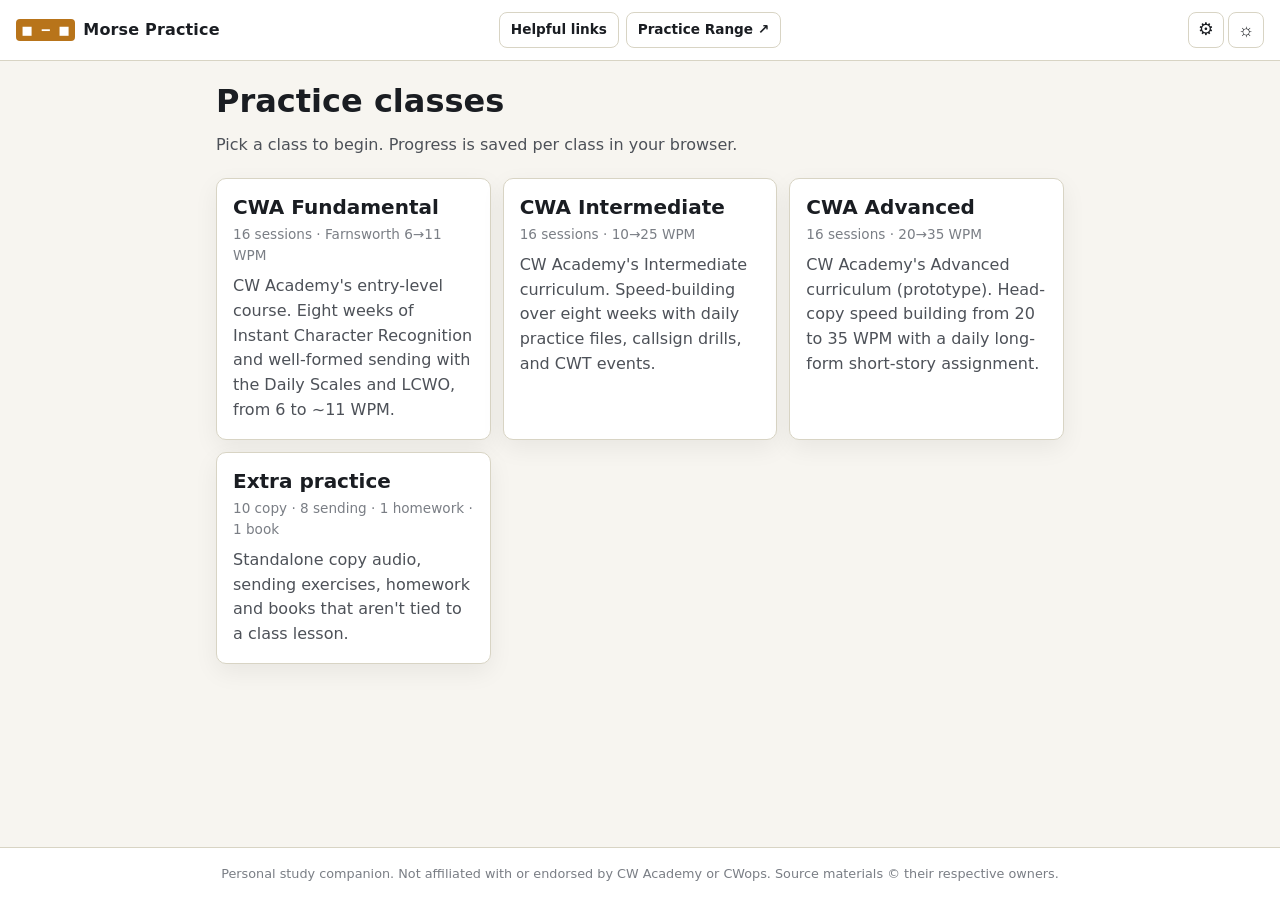
<file: index.html>
<!doctype html>
<html lang="en">
<head>
<meta charset="utf-8">
<meta name="viewport" content="width=device-width,initial-scale=1,viewport-fit=cover">
<meta name="theme-color" content="#0c0d10">
<title>Morse Practice Companion</title>
<link rel="stylesheet" href="styles.css?v=17">
<link rel="icon" href="data:image/svg+xml,%3Csvg xmlns='http://www.w3.org/2000/svg' viewBox='0 0 32 32'%3E%3Crect width='32' height='32' rx='6' fill='%23d99a3a'/%3E%3Ctext x='16' y='22' text-anchor='middle' font-family='monospace' font-size='18' fill='%230c0d10' font-weight='700'%3E%E2%96%A0%E2%80%92%3C/text%3E%3C/svg%3E">
</head>
<body>
<header class="topbar">
  <a href="#/" class="brand" data-link>
    <span class="dial" aria-hidden="true">&#9632;&#8202;&#8722;&#8202;&#9632;</span>
    <span>Morse Practice</span>
  </a>
  <div class="topbar-center topbar-links">
    <a class="topbtn" href="#/links" data-link title="Propagation and reference links">Helpful links</a>
    <a class="topbtn" href="https://morsecodepractice.com/practice-range/" target="_blank" rel="noopener" title="Open the LICW Practice Range">Practice Range ↗</a>
  </div>
  <nav class="topnav">
    <a href="#/settings" class="iconbtn" data-link aria-label="Settings" title="Settings">&#9881;</a>
    <button id="theme-toggle" type="button" class="iconbtn" aria-label="Toggle theme" title="Toggle light/dark">&#9788;</button>
  </nav>
</header>

<main id="app" aria-live="polite">
  <p class="loading">Loading…</p>
</main>

<footer class="footer">
  <p>Personal study companion. Not affiliated with or endorsed by CW Academy or CWops. Source materials &copy; their respective owners.</p>
</footer>

<script type="module" src="app.js?v=25"></script>
</body>
</html>
</file>
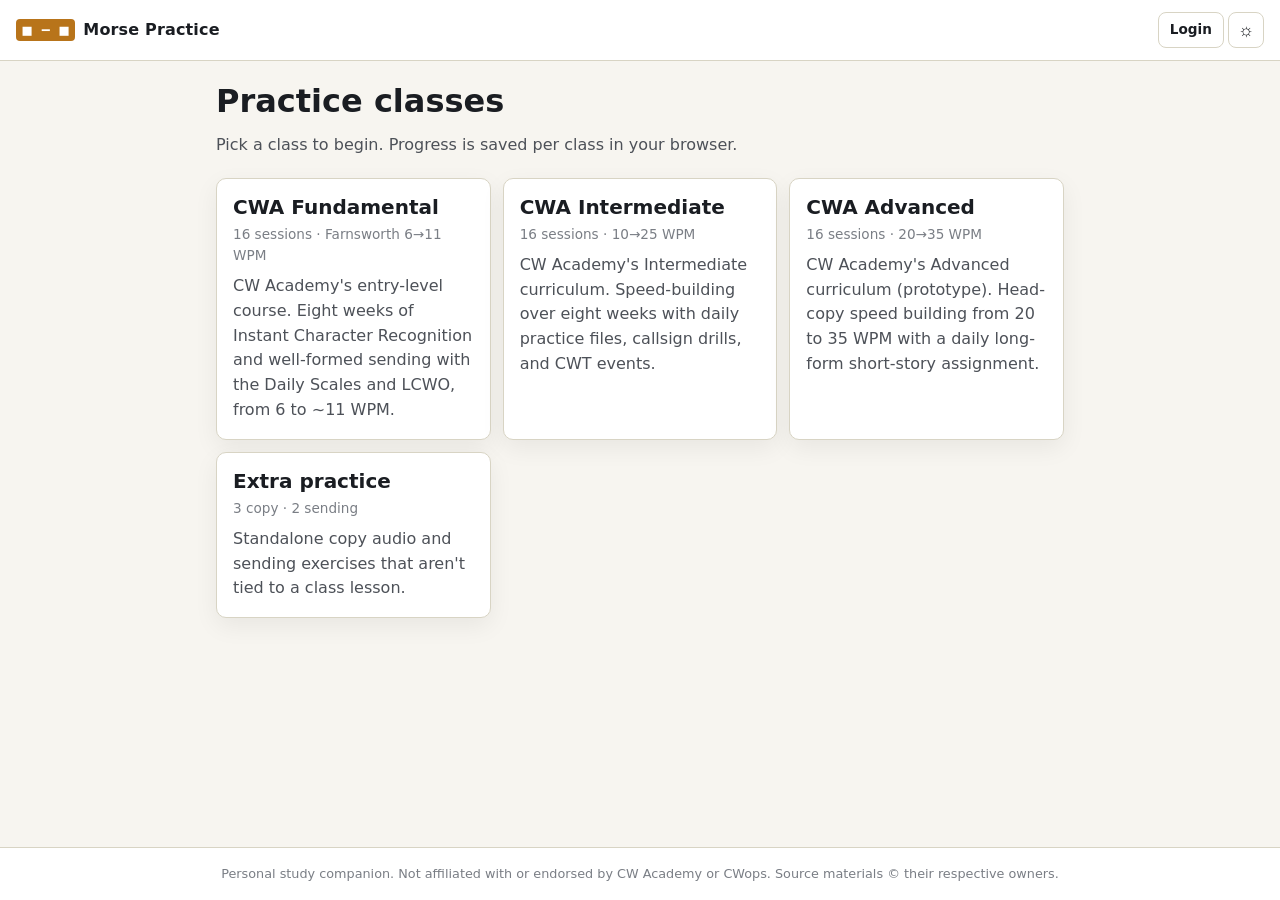
<file: public/index.html>
<!doctype html>
<html lang="en">
<head>
<meta charset="utf-8">
<meta name="viewport" content="width=device-width,initial-scale=1,viewport-fit=cover">
<meta name="theme-color" content="#0c0d10">
<title>Morse Practice Companion</title>
<link rel="stylesheet" href="styles.css?v=7">
<link rel="icon" href="data:image/svg+xml,%3Csvg xmlns='http://www.w3.org/2000/svg' viewBox='0 0 32 32'%3E%3Crect width='32' height='32' rx='6' fill='%23d99a3a'/%3E%3Ctext x='16' y='22' text-anchor='middle' font-family='monospace' font-size='18' fill='%230c0d10' font-weight='700'%3E%E2%96%A0%E2%80%92%3C/text%3E%3C/svg%3E">
</head>
<body>
<header class="topbar">
  <a href="#/" class="brand" data-link>
    <span class="dial" aria-hidden="true">&#9632;&#8202;&#8722;&#8202;&#9632;</span>
    <span>Morse Practice</span>
  </a>
  <nav class="topnav">
    <a class="topbtn" href="/login" title="Advisor / admin sign in">Login</a>
    <button id="theme-toggle" type="button" class="iconbtn" aria-label="Toggle theme" title="Toggle light/dark">&#9788;</button>
  </nav>
</header>

<main id="app" aria-live="polite">
  <p class="loading">Loading…</p>
</main>

<footer class="footer">
  <p>Personal study companion. Not affiliated with or endorsed by CW Academy or CWops. Source materials &copy; their respective owners.</p>
</footer>

<script type="module" src="app.js?v=7"></script>
</body>
</html>
</file>
<file: styles.css>
/* ---------------------------------------------------------- */
/* Theme tokens                                                 */
/* ---------------------------------------------------------- */
:root {
  --bg: #0c0d10;
  --bg-2: #14161b;
  --bg-3: #1c1f26;
  --fg: #e8e6e1;
  --fg-dim: #9aa0a8;
  --fg-mute: #6b7079;
  --accent: #d99a3a;
  --accent-fg: #1a1207;
  --accent-soft: #d99a3a22;
  --border: #2a2e36;
  --danger: #d97070;
  --good: #6fbf73;
  --radius: 10px;
  --shadow: 0 1px 0 #ffffff05 inset, 0 8px 24px #0007;
  --tap: 44px;
  --maxw: 880px;
  font-synthesis: none;
}
html[data-theme="light"] {
  --bg: #f7f5f0;
  --bg-2: #ffffff;
  --bg-3: #ecead8;
  --fg: #1a1d22;
  --fg-dim: #4d5158;
  --fg-mute: #7a7e85;
  --accent: #b8741a;
  --accent-fg: #fff;
  --accent-soft: #b8741a18;
  --border: #d8d4c4;
  --shadow: 0 1px 0 #ffffffaa inset, 0 8px 24px #00000010;
}

/* ---------------------------------------------------------- */
/* Reset / base                                                 */
/* ---------------------------------------------------------- */
* { box-sizing: border-box; }
html, body { margin: 0; padding: 0; }
body {
  background: var(--bg);
  color: var(--fg);
  font: 16px/1.55 system-ui, -apple-system, "Segoe UI", Roboto, "Helvetica Neue", Arial, sans-serif;
  min-height: 100vh;
  display: flex;
  flex-direction: column;
}
a { color: var(--accent); text-decoration: none; }
a:hover { text-decoration: underline; }
h1, h2, h3, h4 { line-height: 1.25; margin: 0 0 0.5em 0; }
h1 { font-size: clamp(1.5rem, 4vw, 2rem); }
h2 { font-size: 1.25rem; color: var(--fg); }
h3 { font-size: 1.05rem; color: var(--fg-dim); text-transform: uppercase; letter-spacing: 0.05em; font-weight: 600; }
p { margin: 0 0 1em; }
ul, ol { margin: 0 0 1em; padding-left: 1.25em; }
li { margin: 0.25em 0; }
hr { border: 0; border-top: 1px solid var(--border); margin: 1.5em 0; }
code, kbd { font: 0.9em/1 ui-monospace, "SF Mono", Menlo, Consolas, monospace; }

/* ---------------------------------------------------------- */
/* Top bar / footer                                             */
/* ---------------------------------------------------------- */
.topbar {
  display: grid;
  grid-template-columns: 1fr auto 1fr;
  align-items: center;
  padding: 0.75rem 1rem;
  border-bottom: 1px solid var(--border);
  background: var(--bg-2);
  position: sticky;
  top: 0;
  z-index: 10;
  backdrop-filter: blur(6px);
}
.brand {
  display: inline-flex;
  align-items: center;
  gap: 0.5rem;
  font-weight: 700;
  color: var(--fg);
  letter-spacing: 0.01em;
}
.brand:hover { text-decoration: none; color: var(--accent); }
.dial {
  display: inline-block;
  background: var(--accent);
  color: var(--accent-fg);
  border-radius: 4px;
  padding: 0 0.4rem;
  font: 600 0.95rem/1.5 ui-monospace, monospace;
}
.brand { justify-self: start; }
.topbar-center { justify-self: center; }
.topbar-links { display: flex; gap: 0.4rem; align-items: center; flex-wrap: wrap; justify-content: center; }

/* Speed an exercise was completed at. Deliberately NOT struck through with the
   exercise name — being inline-block already stops the parent's line-through
   propagating in, so it stays readable once the item is done. */
.done-speed {
  display: inline-block;
  margin-left: 0.45rem;
  padding: 0 0.4rem;
  border: 1px solid var(--border);
  border-radius: 999px;
  background: var(--bg-3);
  color: var(--fg-mute);
  font-size: 0.72rem;
  font-weight: 600;
  white-space: nowrap;
}

/* Preferred practice speed switch (Advanced lessons) */
.speed-picker h3 { margin-bottom: 0.25rem; }
.speed-note { color: var(--fg-mute); font-size: 0.85rem; margin: 0 0 0.6rem; }
.speed-row { display: flex; flex-wrap: wrap; gap: 0.5rem; }
.speed-btn {
  flex: 0 1 auto;
  min-height: var(--tap);
  padding: 0.4rem 1rem;
  background: var(--bg-2);
  color: var(--fg);
  border: 1px solid var(--border);
  border-radius: var(--radius);
  font: inherit;
  font-weight: 600;
  cursor: pointer;
}
.speed-btn:hover { border-color: var(--accent); color: var(--accent); }
.speed-btn.active {
  background: var(--accent);
  color: var(--accent-fg);
  border-color: var(--accent);
}
/* Shown when the session's own baseline is faster than the chosen speed. */
.speed-badge {
  display: inline-block;
  margin-left: 0.4rem;
  padding: 0 0.4rem;
  border: 1px solid var(--border);
  border-radius: 999px;
  background: var(--bg-3);
  color: var(--fg-mute);
  font-size: 0.72rem;
  font-weight: 600;
  white-space: nowrap;
}

/* Settings page */
.settings-stats { list-style: none; padding: 0; margin: 0; }
.settings-stats li {
  display: flex;
  justify-content: space-between;
  gap: 1rem;
  padding: 0.5rem 0.2rem;
  border-bottom: 1px solid var(--border);
  color: var(--fg-mute);
  font-size: 0.9rem;
}
.settings-stats li:last-child { border-bottom: 0; }
.settings-stats strong { color: var(--fg); font-variant-numeric: tabular-nums; }
.danger-zone {
  border: 1px solid var(--border);
  border-left: 3px solid #d9534f;
  border-radius: var(--radius);
  padding: 0.9rem 1rem;
  background: var(--bg-2);
}
.danger-zone h3 { margin-bottom: 0.3rem; }
.danger-ask { align-self: center; color: var(--fg-mute); font-size: 0.88rem; }
.btn.danger { background: #d9534f; color: #fff; border: 1px solid #d9534f; }
.btn.danger:hover { filter: brightness(1.08); }
.btn.danger:disabled { opacity: 0.5; cursor: default; filter: none; }

/* Helpful links page */
.extras-group-blurb {
  color: var(--fg-mute);
  font-size: 0.85rem;
  margin: 0 0 0.7rem;
}
.link-by { color: var(--accent); font-size: 0.82rem; margin-bottom: 0.3rem; }
.link-source {
  margin: 0.75rem 0 0;
  padding: 0.6rem 0.8rem;
  background: var(--bg-2);
  border: 1px solid var(--border);
  border-left: 3px solid var(--accent);
  border-radius: var(--radius);
  font-size: 0.85rem;
  color: var(--fg-mute);
  overflow-wrap: anywhere;
}
.link-frame {
  width: 100%;
  height: min(78vh, 900px);
  margin-top: 0.75rem;
  border: 1px solid var(--border);
  border-radius: var(--radius);
  background: #fff;
}
.topnav { display: flex; gap: 0.25rem; align-items: center; justify-self: end; }
.iconbtn {
  background: transparent;
  border: 1px solid var(--border);
  color: var(--fg);
  width: 36px;
  height: 36px;
  border-radius: 8px;
  cursor: pointer;
  font-size: 1.1rem;
  display: inline-flex;
  align-items: center;
  justify-content: center;
}
.iconbtn:hover { background: var(--bg-3); }
.topbtn {
  display: inline-flex;
  align-items: center;
  height: 36px;
  padding: 0 0.7rem;
  border: 1px solid var(--border);
  border-radius: 8px;
  color: var(--fg);
  font-size: 0.85rem;
  font-weight: 600;
  white-space: nowrap;
}
.topbtn:hover { background: var(--bg-3); border-color: var(--accent); color: var(--accent); text-decoration: none; }

main {
  flex: 1;
  padding: 1.25rem 1rem 3rem;
  max-width: var(--maxw);
  margin: 0 auto;
  width: 100%;
}

.footer {
  border-top: 1px solid var(--border);
  padding: 1rem;
  font-size: 0.8rem;
  color: var(--fg-mute);
  text-align: center;
  background: var(--bg-2);
}
.footer p { margin: 0; max-width: var(--maxw); margin-inline: auto; }

.loading { color: var(--fg-mute); padding: 2rem 0; text-align: center; }

/* ---------------------------------------------------------- */
/* Generic blocks                                               */
/* ---------------------------------------------------------- */
.crumbs { color: var(--fg-mute); font-size: 0.85rem; margin-bottom: 0.5rem; }
.crumbs a { color: var(--fg-dim); }
.crumbs .sep { margin: 0 0.4em; color: var(--fg-mute); }

.subtitle { color: var(--fg-dim); margin-top: -0.25rem; margin-bottom: 1.25rem; font-size: 1rem; }

.card {
  background: var(--bg-2);
  border: 1px solid var(--border);
  border-radius: var(--radius);
  padding: 1rem;
  display: block;
  color: inherit;
  box-shadow: var(--shadow);
  transition: border-color 0.15s, transform 0.15s;
}
a.card:hover {
  text-decoration: none;
  border-color: var(--accent);
  transform: translateY(-1px);
}
.card h2 { margin-bottom: 0.25rem; }
.card .meta { color: var(--fg-mute); font-size: 0.85rem; margin-bottom: 0.5rem; }
.card p { color: var(--fg-dim); margin: 0; }
.card .progress { margin-top: 0.6rem; }

.lesson-card-head {
  display: flex;
  gap: 0.75rem;
  align-items: flex-start;
  justify-content: space-between;
}
.lesson-card-head h2 { margin: 0 0 0.25rem; flex: 1; min-width: 0; }
.lesson-complete {
  display: inline-flex;
  align-items: center;
  gap: 0.35rem;
  padding: 0.25rem 0.5rem;
  border-radius: 6px;
  border: 1px solid transparent;
  font-size: 0.8rem;
  color: var(--fg-mute);
  cursor: pointer;
  flex-shrink: 0;
}
.lesson-complete:hover { background: var(--bg-3); border-color: var(--border); color: var(--fg); }
.lesson-complete input[type="checkbox"] {
  width: 1.05rem;
  height: 1.05rem;
  accent-color: var(--accent);
  cursor: pointer;
  margin: 0;
}
.lesson-card.complete {
  border-color: var(--good);
  background: color-mix(in srgb, var(--good) 8%, var(--bg-2));
}
.lesson-card.complete h2 { color: var(--fg-dim); }
.lesson-card.ready { border-color: var(--accent); }
.lesson-card.ready .lesson-complete { color: var(--accent); }

.grid {
  display: grid;
  grid-template-columns: repeat(auto-fill, minmax(260px, 1fr));
  gap: 0.75rem;
  margin-top: 1rem;
}

/* Extra practice page (#/extras) */
.extras-list {
  list-style: none;
  padding: 0;
  margin: 0;
  display: flex;
  flex-direction: column;
  gap: 0.75rem;
}
.extras-item {
  margin: 0;
  background: var(--bg-2);
  border: 1px solid var(--border);
  border-radius: var(--radius);
  padding: 0.75rem 0.9rem;
}
.extras-name { font-weight: 600; color: var(--fg); font-size: 1rem; }
.extras-blurb { color: var(--fg-mute); font-size: 0.85rem; margin: 0.15rem 0 0.5rem; }

/* Collapsed group (Copy / Sending / Homework): heading + count, click to open. */
.extras-group { margin: 1rem 0; }
.extras-group-head {
  display: flex;
  align-items: center;
  gap: 0.6rem;
  cursor: pointer;
  list-style: none;
  min-height: var(--tap);
  padding: 0.4rem 0.9rem;
  background: var(--bg-2);
  border: 1px solid var(--border);
  border-radius: var(--radius);
}
.extras-group-head::-webkit-details-marker { display: none; }
.extras-group-head::before { content: "▸"; color: var(--accent); width: 1rem; flex-shrink: 0; }
details[open] > .extras-group-head::before { content: "▾"; }
.extras-group-head h3 { margin: 0; flex: 1; }
.extras-group-head:hover { border-color: var(--accent); }
.extras-group[open] > .extras-group-head { border-bottom-left-radius: 0; border-bottom-right-radius: 0; }
.extras-group[open] > .extras-list,
.extras-group[open] > .extras-group-body {
  padding: 0.75rem;
  border: 1px solid var(--border);
  border-top: 0;
  border-radius: 0 0 var(--radius) var(--radius);
}

/* Each exercise collapsed to its title; the body (chips, player, text) is
   hidden until opened. */
.extras-fold { flex: 1; min-width: 0; }
.extras-fold > .extras-name {
  cursor: pointer;
  list-style: none;
  display: flex;
  align-items: center;
  gap: 0.5rem;
  min-height: calc(var(--tap) - 0.75rem * 2);
}
.extras-fold > .extras-name::-webkit-details-marker { display: none; }
.extras-fold > .extras-name::before { content: "▸"; color: var(--accent); width: 0.9rem; flex-shrink: 0; font-weight: 400; }
.extras-fold[open] > .extras-name::before { content: "▾"; }
.extras-fold > .extras-name:hover { color: var(--accent); }
.extras-body { padding: 0.35rem 0 0 1.4rem; }
.extras-instructions { margin: 0.4rem 0 0; padding-left: 1.4rem; line-height: 1.5; }
/* A named sub-drill inside one exercise card (e.g. Dits Practice). */
.extras-part { margin-top: 0.9rem; }
.extras-part:first-child { margin-top: 0.3rem; }
.extras-part-title {
  margin: 0;
  font-size: 0.78rem;
  font-weight: 700;
  letter-spacing: 0.07em;
  text-transform: uppercase;
  color: var(--accent);
}
.extras-instructions li + li { margin-top: 0.35rem; }

/* Homework: done-checkbox beside the folded title. */
.extras-hw-row { display: flex; align-items: flex-start; gap: 0.6rem; }
.extras-hw-cb {
  margin-top: 0.15rem;
  width: 1.1rem;
  height: 1.1rem;
  accent-color: var(--accent);
  flex-shrink: 0;
  cursor: pointer;
}
.extras-item.done > .extras-hw-row > .extras-fold > .extras-name { text-decoration: line-through; color: var(--fg-mute); }

/* Second row of class buttons (Homework), tucked under the first. */
.button-row-2 { margin-top: 0.5rem; }
.btn-tag { margin-left: 0.5rem; font-size: 0.75rem; }
.extras-item .tool-strip { margin-top: 0.5rem; }
.extras-item > .tool-chip { margin-top: 0.5rem; }
.extras-item .audio-player { margin-top: 0.6rem; }

/* Collapsed dropdowns on the extras page: transcript text + inline PDF. */
.extras-text-wrap, .extras-pdf { margin-top: 0.6rem; }
.extras-text-summary, .extras-pdf-summary {
  cursor: pointer;
  display: inline-block;
  font-size: 0.85rem;
  font-weight: 600;
  color: var(--accent);
  padding: 0.25rem 0.2rem;
  list-style: none;
}
.extras-text-summary::-webkit-details-marker,
.extras-pdf-summary::-webkit-details-marker { display: none; }
.extras-text-summary::before, .extras-pdf-summary::before { content: "▸ "; }
details[open] > .extras-text-summary::before,
details[open] > .extras-pdf-summary::before { content: "▾ "; }
.extras-text {
  margin: 0.4rem 0 0;
  padding: 0.6rem 0.75rem;
  background: var(--bg);
  border: 1px solid var(--border);
  border-radius: var(--radius);
  font-family: ui-monospace, SFMono-Regular, Menlo, monospace;
  font-size: 0.9rem;
  line-height: 1.5;
  white-space: pre-wrap;
  overflow-x: auto;
}
.extras-pdf-frame {
  width: 100%;
  height: min(70vh, 640px);
  margin-top: 0.5rem;
  border: 1px solid var(--border);
  border-radius: var(--radius);
  background: #fff;
}
.extras-pdf-open {
  display: inline-block;
  margin-top: 0.4rem;
  font-size: 0.82rem;
}

.section { margin: 1.5rem 0; }
.section h3 { margin-bottom: 0.5rem; }

.callout {
  background: var(--bg-3);
  border-left: 3px solid var(--accent);
  padding: 0.75rem 1rem;
  border-radius: 0 var(--radius) var(--radius) 0;
  color: var(--fg);
}

.btn {
  display: inline-flex;
  align-items: center;
  justify-content: center;
  background: var(--accent);
  color: var(--accent-fg);
  border: 0;
  padding: 0.6em 1em;
  border-radius: 8px;
  font: inherit;
  font-weight: 600;
  text-decoration: none;
  cursor: pointer;
  min-height: var(--tap);
}
.btn.ghost {
  background: transparent;
  border: 1px solid var(--border);
  color: var(--fg);
}
.btn.ghost:hover { border-color: var(--accent); color: var(--accent); }
.btn:hover { text-decoration: none; }

.button-row { display: flex; flex-wrap: wrap; gap: 0.5rem; }

.tag {
  display: inline-block;
  background: var(--accent-soft);
  color: var(--accent);
  border: 1px solid var(--accent);
  padding: 0.05rem 0.5rem;
  border-radius: 999px;
  font-size: 0.75rem;
  text-transform: uppercase;
  letter-spacing: 0.04em;
  font-weight: 600;
}
.tag.muted { background: var(--bg-3); color: var(--fg-mute); border-color: var(--border); }

/* Lesson card progress bar */
.bar {
  height: 4px;
  background: var(--bg-3);
  border-radius: 2px;
  overflow: hidden;
}
.bar > span {
  display: block;
  height: 100%;
  background: var(--accent);
  width: 0;
  transition: width 0.3s;
}
.progress-label {
  font-size: 0.75rem;
  color: var(--fg-mute);
  margin-top: 0.25rem;
}

/* ---------------------------------------------------------- */
/* Lesson page                                                  */
/* ---------------------------------------------------------- */
.lesson-head { display: flex; gap: 1rem; align-items: baseline; flex-wrap: wrap; margin-bottom: 0.5rem; }
.lesson-head h1 { margin: 0; }
.lesson-nav { display: flex; gap: 0.5rem; margin-top: 1.5rem; padding-top: 1rem; border-top: 1px solid var(--border); }
.lesson-nav .btn { flex: 1; }

.checklist { list-style: none; padding: 0; margin: 0; }
.checklist li { margin: 0; }
.checklist label {
  display: flex;
  gap: 0.6rem;
  align-items: flex-start;
  padding: 0.55rem 0.65rem;
  border-radius: 8px;
  cursor: pointer;
  min-height: var(--tap);
  border: 1px solid transparent;
}
.checklist label:hover { background: var(--bg-3); }
.checklist input[type="checkbox"] {
  margin-top: 0.25rem;
  width: 1.1rem;
  height: 1.1rem;
  accent-color: var(--accent);
  flex-shrink: 0;
}
.checklist input:checked + .text {
  text-decoration: line-through;
  color: var(--fg-mute);
}
.checklist .text { flex: 1; }
.checklist .day-item-header {
  padding: 0.5rem 0.65rem 0.2rem;
  font-weight: 600;
  color: var(--fg-dim);
  font-size: 0.95rem;
  text-transform: uppercase;
  letter-spacing: 0.04em;
}
.checklist .day-item-header + li label { margin-top: 0; }

.checklist li.with-attempts {
  display: flex;
  align-items: center;
  gap: 0.6rem;
  padding: 0.55rem 0.65rem;
  border-radius: 8px;
  min-height: var(--tap);
  border: 1px solid transparent;
}
.checklist li.with-attempts:hover { background: var(--bg-3); }
.checklist li.with-attempts > .text { flex: 1; min-width: 0; }
.checklist li.with-attempts.complete > .text {
  text-decoration: line-through;
  color: var(--fg-mute);
}
.copy-attempts {
  display: flex;
  align-items: center;
  gap: 0.3rem;
  flex-shrink: 0;
}
.copy-attempts input[type="checkbox"] {
  width: 1.15rem;
  height: 1.15rem;
  margin: 0;
  accent-color: var(--accent);
  cursor: pointer;
}

.exercise-group { margin-bottom: 1.25rem; }
.exercise-group .group-head {
  display: flex;
  align-items: center;
  justify-content: space-between;
  margin-bottom: 0.4rem;
}
.exercise-group h3 { margin: 0; }

.ex-list { list-style: none; padding: 0; margin: 0; display: flex; flex-direction: column; gap: 0.4rem; }
.ex-row {
  display: grid;
  grid-template-columns: 1fr auto auto;
  gap: 0.4rem;
  align-items: stretch;
  background: var(--bg-2);
  border: 1px solid var(--border);
  border-radius: var(--radius);
  padding: 0.4rem 0.5rem 0.4rem 0.85rem;
}
.ex-row .name {
  display: flex;
  align-items: center;
  font-weight: 500;
  color: var(--fg);
  min-height: var(--tap);
}
.ex-link {
  display: inline-flex;
  align-items: center;
  gap: 0.3rem;
  background: var(--bg-3);
  color: var(--fg);
  border: 1px solid var(--border);
  padding: 0 0.7rem;
  border-radius: 6px;
  font-size: 0.85rem;
  font-weight: 600;
  text-decoration: none;
  min-height: var(--tap);
  min-width: 64px;
  justify-content: center;
}
.ex-link:hover { background: var(--accent); color: var(--accent-fg); border-color: var(--accent); text-decoration: none; }
.ex-link[data-empty] {
  opacity: 0.35;
  cursor: not-allowed;
  pointer-events: none;
}
.ex-link .label { font-family: ui-monospace, monospace; }

/* Exercise filter chips */
.filterbar {
  display: flex;
  flex-wrap: wrap;
  gap: 0.35rem;
  margin: 0.5rem 0 1rem;
  position: sticky;
  top: 56px;
  background: var(--bg);
  padding: 0.5rem 0;
  z-index: 5;
}
.chip {
  background: var(--bg-3);
  color: var(--fg-dim);
  border: 1px solid var(--border);
  border-radius: 999px;
  padding: 0.3rem 0.75rem;
  font-size: 0.8rem;
  cursor: pointer;
  user-select: none;
}
.chip[aria-pressed="true"] {
  background: var(--accent);
  color: var(--accent-fg);
  border-color: var(--accent);
}

/* Self-assessment */
.assess-question {
  background: var(--bg-2);
  border: 1px solid var(--border);
  border-radius: var(--radius);
  padding: 1rem;
  margin-bottom: 0.75rem;
}
.assess-question h3 { margin-bottom: 0.5rem; }
.assess-row { display: grid; grid-template-columns: 1fr; gap: 0.6rem; margin-top: 0.5rem; }
@media (min-width: 640px) {
  .assess-row { grid-template-columns: 1fr 1fr; }
}
.assess-cell { padding: 0.7rem; border-radius: 8px; }
.assess-cell.thinking { background: #4a210011; border: 1px solid #c2624a55; }
.assess-cell.flowing { background: #1f3a1f11; border: 1px solid #6fbf7355; }
.assess-cell .ttl { font-size: 0.75rem; text-transform: uppercase; letter-spacing: 0.05em; font-weight: 600; margin-bottom: 0.25rem; opacity: 0.85; }
.assess-cell.thinking .ttl { color: #d99080; }
.assess-cell.flowing .ttl { color: #8fcf95; }

/* Empty / not-found */
.empty {
  text-align: center;
  color: var(--fg-mute);
  padding: 2rem 0;
}

/* CWA day blocks */
.day-block {
  background: var(--bg-2);
  border: 1px solid var(--border);
  border-radius: var(--radius);
  padding: 1rem;
  margin-bottom: 1rem;
  transition: opacity 0.2s, border-color 0.2s;
}
.day-block.done {
  opacity: 0.55;
  border-color: var(--good);
}
.day-block.done .day-head h2::after {
  content: " ✓";
  color: var(--good);
}
.day-head {
  display: flex;
  align-items: center;
  justify-content: space-between;
  gap: 1rem;
  margin-bottom: 0.5rem;
}
.day-head h2 { margin: 0; font-size: 1.1rem; color: var(--accent); }
.day-date {
  margin-left: 0.5rem;
  font-size: 0.8rem;
  font-weight: 500;
  color: var(--fg-mute);
  font-family: ui-monospace, "SF Mono", Menlo, Consolas, monospace;
  letter-spacing: 0.02em;
}
.submit-hw {
  text-align: center;
  margin-top: 2rem;
  padding-top: 1.25rem;
  border-top: 1px solid var(--border);
}
.submit-hw .btn { min-width: 180px; }
.submit-hw-buttons {
  display: flex;
  flex-wrap: wrap;
  gap: 0.5rem;
  justify-content: center;
}
.submit-hw-note {
  margin: 0.6rem 0 0;
  font-size: 0.85rem;
  color: var(--fg-dim);
  font-style: italic;
}

/* ---------------------------------------------------------- */
/* Homework form (per-lesson)                                   */
/* ---------------------------------------------------------- */
.hw-form { margin-top: 2rem; }
.hw-form > h3 { margin-bottom: 0.4rem; }
.hw-blurb {
  color: var(--fg-mute);
  font-size: 0.85rem;
  margin: 0 0 0.9rem;
}
.hw-group {
  background: var(--bg-2);
  border: 1px solid var(--border);
  border-radius: var(--radius);
  padding: 0.85rem 1rem 0.95rem;
  margin-bottom: 0.75rem;
}
.hw-group > h4 {
  margin: 0 0 0.2rem;
  font-size: 1rem;
  color: var(--accent);
}
.hw-group-blurb {
  font-size: 0.82rem;
  color: var(--fg-mute);
  margin: 0 0 0.6rem;
}
.hw-fields {
  display: grid;
  grid-template-columns: repeat(auto-fit, minmax(220px, 1fr));
  gap: 0.55rem 0.75rem;
}
.hw-field {
  display: flex;
  flex-direction: column;
  gap: 0.25rem;
  min-width: 0;
}
.hw-field-textarea,
.hw-field-rating { grid-column: 1 / -1; }
.hw-label {
  font-size: 0.78rem;
  font-weight: 600;
  color: var(--fg-dim);
  letter-spacing: 0.01em;
}
.hw-input {
  background: var(--bg);
  border: 1px solid var(--border);
  border-radius: 6px;
  padding: 0.4rem 0.55rem;
  color: var(--fg);
  font: inherit;
  font-size: 0.92rem;
  width: 100%;
}
.hw-input::placeholder { color: var(--fg-mute); font-style: italic; }
.hw-input:focus {
  outline: none;
  border-color: var(--accent);
  box-shadow: 0 0 0 2px var(--accent-soft);
}
textarea.hw-input {
  resize: vertical;
  min-height: 3.25rem;
  font-family: inherit;
}

.hw-derived {
  background: var(--accent-soft);
  border: 1px solid var(--accent);
  color: var(--accent);
  border-radius: 6px;
  padding: 0.4rem 0.55rem;
  font: 500 0.92rem/1.3 ui-monospace, "SF Mono", Menlo, Consolas, monospace;
  word-break: break-word;
}
.hw-derived-empty {
  background: var(--bg-3);
  border-color: var(--border);
  color: var(--fg-mute);
  font-family: inherit;
  font-style: italic;
}

.rating {
  display: inline-flex;
  align-items: center;
  gap: 0.1rem;
  margin-top: 0.1rem;
}
.rating .star {
  background: transparent;
  border: 0;
  cursor: pointer;
  font-size: 1.55rem;
  line-height: 1;
  padding: 0.05rem 0.2rem;
  color: var(--fg-mute);
  transition: color 0.12s, transform 0.1s;
}
.rating .star:hover {
  color: var(--accent);
  transform: scale(1.12);
}
.rating .star.on { color: var(--accent); }
.rating .star:focus-visible {
  outline: 2px solid var(--accent);
  outline-offset: 2px;
  border-radius: 4px;
}
.day-done {
  display: inline-flex;
  align-items: center;
  gap: 0.4rem;
  font-size: 0.85rem;
  color: var(--fg-dim);
  cursor: pointer;
  user-select: none;
}
.day-done input[type="checkbox"] {
  width: 1rem;
  height: 1rem;
  accent-color: var(--good);
}

/* Rich-text body imported from the source HTML */
.rich p { margin: 0 0 0.6em; }
.rich p:last-child { margin-bottom: 0; }
.rich a { color: var(--accent); }
.rich a.audio {
  display: inline-block;
  padding: 0.05rem 0.45rem;
  border-radius: 4px;
  background: var(--accent-soft);
  border: 1px solid var(--accent);
  font-family: ui-monospace, monospace;
  font-size: 0.92em;
  font-weight: 600;
  text-decoration: none;
  color: var(--accent);
  margin: 0 0.05em;
}
.rich a.audio:hover {
  background: var(--accent);
  color: var(--accent-fg);
  text-decoration: none;
}
.rich ul, .rich ol { padding-left: 1.25em; }

/* Quick links strip under each day */
.tool-wrap {
  margin-top: 0.75rem;
  border-top: 1px dashed var(--border);
  padding-top: 0.5rem;
}
.tool-wrap > summary {
  cursor: pointer;
  font-size: 0.85rem;
  color: var(--fg-dim);
  list-style: none;
  user-select: none;
  padding: 0.25rem 0;
}
.tool-wrap > summary::before {
  content: "▸ ";
  color: var(--fg-mute);
  display: inline-block;
  width: 1em;
  transition: transform 0.15s;
}
.tool-wrap[open] > summary::before { content: "▾ "; }
.tool-strip {
  list-style: none;
  padding: 0;
  margin: 0.5rem 0 0;
  display: flex;
  flex-wrap: wrap;
  gap: 0.35rem;
}
.tool-strip li { margin: 0; }
.tool-chip {
  display: inline-block;
  background: var(--bg-3);
  color: var(--fg);
  border: 1px solid var(--border);
  padding: 0.35rem 0.7rem;
  border-radius: 6px;
  font-size: 0.82rem;
  text-decoration: none;
  font-weight: 500;
}
.tool-chip:hover { background: var(--accent); color: var(--accent-fg); border-color: var(--accent); text-decoration: none; }
.tool-chip.audio {
  font-family: ui-monospace, monospace;
  background: var(--accent-soft);
  color: var(--accent);
  border-color: var(--accent);
}
.tool-chip.audio:hover { background: var(--accent); color: var(--accent-fg); }

/* ---------------------------------------------------------- */
/* In-app practice tool guides (#/g/<slug>)                     */
/* ---------------------------------------------------------- */
.guide-speed { margin-bottom: 1rem; }
.guide-intro { color: var(--fg-dim); margin-bottom: 1.5rem; }

.guide-section {
  background: var(--bg-2);
  border: 1px solid var(--border);
  border-radius: var(--radius);
  padding: 1rem 1.1rem;
}
.guide-section > h2 {
  margin: 0 0 0.4rem;
  color: var(--accent);
  font-size: 1.2rem;
}
.guide-where {
  font-size: 0.85rem;
  color: var(--fg-mute);
  text-transform: uppercase;
  letter-spacing: 0.04em;
  font-weight: 600;
  margin: 0 0 0.5rem;
}

/* Daily Morse Code Scales — literal sending rows, preserve spacing */
.scales-block {
  margin: 0;
  padding: 0.8rem 0.9rem;
  background: var(--bg-3);
  border-radius: 8px;
  font-family: ui-monospace, SFMono-Regular, Menlo, Consolas, monospace;
  font-size: 0.95rem;
  line-height: 1.7;
  white-space: pre;       /* preserve column alignment (prosign row) */
  overflow-x: auto;       /* scroll instead of wrapping on narrow screens */
  letter-spacing: 0.02em;
}

.guide-procedure {
  background: var(--bg-3);
  border-radius: 8px;
  padding: 0.7rem 0.9rem 0.7rem 0.9rem;
  margin: 0.75rem 0;
}
.guide-procedure h3 {
  margin: 0 0 0.4rem;
  font-size: 0.85rem;
  color: var(--fg-dim);
}
.guide-procedure ol { margin: 0; padding-left: 1.4em; }
.guide-procedure li { margin: 0.15em 0; }

.guide-mode {
  border-top: 1px solid var(--border);
  padding-top: 0.75rem;
  margin-top: 0.75rem;
}
.guide-mode > h3 {
  margin: 0 0 0.3rem;
  color: var(--fg);
  text-transform: none;
  letter-spacing: 0;
  font-size: 1rem;
}
.guide-mode-meta {
  font-family: ui-monospace, "SF Mono", Menlo, Consolas, monospace;
  font-size: 0.82rem;
  color: var(--accent);
  background: var(--accent-soft);
  border: 1px solid var(--accent);
  border-radius: 6px;
  padding: 0.3rem 0.6rem;
  margin-bottom: 0.5rem;
  display: inline-block;
}
.guide-steps { margin: 0.4rem 0 0; padding-left: 1.4em; }
.guide-steps li { margin: 0.2em 0; }

.guide-attrib {
  margin-top: 1.5rem;
  font-size: 0.8rem;
  color: var(--fg-mute);
  text-align: center;
}

/* Print */
@media print {
  .topbar, .footer, .filterbar, .lesson-nav, .iconbtn { display: none !important; }
  body { background: white; color: black; }
  .card, .ex-row, .assess-question, .callout { box-shadow: none; border-color: #aaa; background: white; }
  a { color: black; text-decoration: underline; }
}

/* ---------------------------------------------------------- */
/* Audio player (one per day-block, always visible)           */
/* ---------------------------------------------------------- */
.audio-player {
  background: var(--bg-2);
  border: 1px solid var(--accent);
  border-radius: var(--radius);
  padding: 0.6rem 0.75rem;
  margin: 1rem 0 0.25rem;
  box-shadow: 0 2px 8px #0003;
}
.audio-player[hidden] { display: none; }
.audio-player--idle {
  border-color: var(--border);
  box-shadow: none;
}
.audio-player--idle .ap-title { font-style: italic; color: var(--fg-mute); }
.ap-inner {
  display: flex;
  flex-wrap: wrap;
  align-items: center;
  gap: 0.5rem;
}
.ap-title {
  flex: 1 1 100%;
  font-size: 0.85rem;
  color: var(--fg-dim);
  white-space: nowrap;
  overflow: hidden;
  text-overflow: ellipsis;
}
.ap-transport { display: flex; gap: 0.25rem; align-items: center; }
.ap-btn {
  background: var(--bg-3);
  color: var(--fg);
  border: 1px solid var(--border);
  border-radius: 8px;
  padding: 0.45rem 0.7rem;
  font: inherit;
  font-size: 0.9rem;
  font-variant-numeric: tabular-nums;
  cursor: pointer;
  min-height: var(--tap);
  line-height: 1;
}
.ap-btn:hover:not(:disabled) {
  background: var(--bg);
  border-color: var(--accent);
  color: var(--accent);
}
.ap-btn:disabled { opacity: 0.4; cursor: default; }
.ap-play {
  background: var(--accent);
  color: var(--accent-fg);
  border-color: var(--accent);
  font-size: 1.05rem;
  min-width: 3rem;
}
.ap-play:hover:not(:disabled) {
  background: var(--accent);
  color: var(--accent-fg);
  filter: brightness(1.08);
  border-color: var(--accent);
}
.ap-scrub-wrap {
  display: flex; align-items: center; gap: 0.5rem;
  flex: 1 1 14rem;
  min-width: 8rem;
}
.ap-scrub {
  flex: 1;
  accent-color: var(--accent);
  cursor: pointer;
}
.ap-time {
  font-variant-numeric: tabular-nums;
  font-size: 0.85rem;
  color: var(--fg-dim);
  white-space: nowrap;
}
.ap-count-group { display: flex; align-items: center; gap: 0.25rem; }
.ap-count {
  font-size: 0.85rem;
  color: var(--fg);
  font-variant-numeric: tabular-nums;
  min-width: 6rem;
  text-align: center;
}
.ap-count--inf { color: var(--accent); font-weight: 600; }
.ap-step {
  padding: 0.3rem 0.55rem;
  min-width: 2.2rem;
  font-size: 0.85rem;
}
.ap-loop--on,
.ap-loop[aria-pressed="true"] {
  background: var(--accent);
  color: var(--accent-fg);
  border-color: var(--accent);
}
.ap-loop--on:hover,
.ap-loop[aria-pressed="true"]:hover {
  background: var(--accent);
  color: var(--accent-fg);
  filter: brightness(1.08);
}
@media (max-width: 640px) {
  .ap-scrub-wrap { order: 3; flex: 1 1 100%; }
}
</file>
<file: public/styles.css>
/* ---------------------------------------------------------- */
/* Theme tokens                                                 */
/* ---------------------------------------------------------- */
:root {
  --bg: #0c0d10;
  --bg-2: #14161b;
  --bg-3: #1c1f26;
  --fg: #e8e6e1;
  --fg-dim: #9aa0a8;
  --fg-mute: #6b7079;
  --accent: #d99a3a;
  --accent-fg: #1a1207;
  --accent-soft: #d99a3a22;
  --border: #2a2e36;
  --danger: #d97070;
  --good: #6fbf73;
  --radius: 10px;
  --shadow: 0 1px 0 #ffffff05 inset, 0 8px 24px #0007;
  --tap: 44px;
  --maxw: 880px;
  font-synthesis: none;
}
html[data-theme="light"] {
  --bg: #f7f5f0;
  --bg-2: #ffffff;
  --bg-3: #ecead8;
  --fg: #1a1d22;
  --fg-dim: #4d5158;
  --fg-mute: #7a7e85;
  --accent: #b8741a;
  --accent-fg: #fff;
  --accent-soft: #b8741a18;
  --border: #d8d4c4;
  --shadow: 0 1px 0 #ffffffaa inset, 0 8px 24px #00000010;
}

/* ---------------------------------------------------------- */
/* Reset / base                                                 */
/* ---------------------------------------------------------- */
* { box-sizing: border-box; }
html, body { margin: 0; padding: 0; }
body {
  background: var(--bg);
  color: var(--fg);
  font: 16px/1.55 system-ui, -apple-system, "Segoe UI", Roboto, "Helvetica Neue", Arial, sans-serif;
  min-height: 100vh;
  display: flex;
  flex-direction: column;
}
a { color: var(--accent); text-decoration: none; }
a:hover { text-decoration: underline; }
h1, h2, h3, h4 { line-height: 1.25; margin: 0 0 0.5em 0; }
h1 { font-size: clamp(1.5rem, 4vw, 2rem); }
h2 { font-size: 1.25rem; color: var(--fg); }
h3 { font-size: 1.05rem; color: var(--fg-dim); text-transform: uppercase; letter-spacing: 0.05em; font-weight: 600; }
p { margin: 0 0 1em; }
ul, ol { margin: 0 0 1em; padding-left: 1.25em; }
li { margin: 0.25em 0; }
hr { border: 0; border-top: 1px solid var(--border); margin: 1.5em 0; }
code, kbd { font: 0.9em/1 ui-monospace, "SF Mono", Menlo, Consolas, monospace; }

/* ---------------------------------------------------------- */
/* Top bar / footer                                             */
/* ---------------------------------------------------------- */
.topbar {
  display: flex;
  align-items: center;
  justify-content: space-between;
  padding: 0.75rem 1rem;
  border-bottom: 1px solid var(--border);
  background: var(--bg-2);
  position: sticky;
  top: 0;
  z-index: 10;
  backdrop-filter: blur(6px);
}
.brand {
  display: inline-flex;
  align-items: center;
  gap: 0.5rem;
  font-weight: 700;
  color: var(--fg);
  letter-spacing: 0.01em;
}
.brand:hover { text-decoration: none; color: var(--accent); }
.dial {
  display: inline-block;
  background: var(--accent);
  color: var(--accent-fg);
  border-radius: 4px;
  padding: 0 0.4rem;
  font: 600 0.95rem/1.5 ui-monospace, monospace;
}
.topnav { display: flex; gap: 0.25rem; align-items: center; }
.iconbtn {
  background: transparent;
  border: 1px solid var(--border);
  color: var(--fg);
  width: 36px;
  height: 36px;
  border-radius: 8px;
  cursor: pointer;
  font-size: 1.1rem;
  display: inline-flex;
  align-items: center;
  justify-content: center;
}
.iconbtn:hover { background: var(--bg-3); }
.topbtn {
  display: inline-flex;
  align-items: center;
  height: 36px;
  padding: 0 0.7rem;
  border: 1px solid var(--border);
  border-radius: 8px;
  color: var(--fg);
  font-size: 0.85rem;
  font-weight: 600;
  white-space: nowrap;
}
.topbtn:hover { background: var(--bg-3); border-color: var(--accent); color: var(--accent); text-decoration: none; }

main {
  flex: 1;
  padding: 1.25rem 1rem 3rem;
  max-width: var(--maxw);
  margin: 0 auto;
  width: 100%;
}

.footer {
  border-top: 1px solid var(--border);
  padding: 1rem;
  font-size: 0.8rem;
  color: var(--fg-mute);
  text-align: center;
  background: var(--bg-2);
}
.footer p { margin: 0; max-width: var(--maxw); margin-inline: auto; }

.loading { color: var(--fg-mute); padding: 2rem 0; text-align: center; }

/* ---------------------------------------------------------- */
/* Generic blocks                                               */
/* ---------------------------------------------------------- */
.crumbs { color: var(--fg-mute); font-size: 0.85rem; margin-bottom: 0.5rem; }
.crumbs a { color: var(--fg-dim); }
.crumbs .sep { margin: 0 0.4em; color: var(--fg-mute); }

.subtitle { color: var(--fg-dim); margin-top: -0.25rem; margin-bottom: 1.25rem; font-size: 1rem; }

.card {
  background: var(--bg-2);
  border: 1px solid var(--border);
  border-radius: var(--radius);
  padding: 1rem;
  display: block;
  color: inherit;
  box-shadow: var(--shadow);
  transition: border-color 0.15s, transform 0.15s;
}
a.card:hover {
  text-decoration: none;
  border-color: var(--accent);
  transform: translateY(-1px);
}
.card h2 { margin-bottom: 0.25rem; }
.card .meta { color: var(--fg-mute); font-size: 0.85rem; margin-bottom: 0.5rem; }
.card p { color: var(--fg-dim); margin: 0; }
.card .progress { margin-top: 0.6rem; }

.lesson-card-head {
  display: flex;
  gap: 0.75rem;
  align-items: flex-start;
  justify-content: space-between;
}
.lesson-card-head h2 { margin: 0 0 0.25rem; flex: 1; min-width: 0; }
.lesson-complete {
  display: inline-flex;
  align-items: center;
  gap: 0.35rem;
  padding: 0.25rem 0.5rem;
  border-radius: 6px;
  border: 1px solid transparent;
  font-size: 0.8rem;
  color: var(--fg-mute);
  cursor: pointer;
  flex-shrink: 0;
}
.lesson-complete:hover { background: var(--bg-3); border-color: var(--border); color: var(--fg); }
.lesson-complete input[type="checkbox"] {
  width: 1.05rem;
  height: 1.05rem;
  accent-color: var(--accent);
  cursor: pointer;
  margin: 0;
}
.lesson-card.complete {
  border-color: var(--good);
  background: color-mix(in srgb, var(--good) 8%, var(--bg-2));
}
.lesson-card.complete h2 { color: var(--fg-dim); }
.lesson-card.ready { border-color: var(--accent); }
.lesson-card.ready .lesson-complete { color: var(--accent); }

.grid {
  display: grid;
  grid-template-columns: repeat(auto-fill, minmax(260px, 1fr));
  gap: 0.75rem;
  margin-top: 1rem;
}

/* Extra practice page (#/extras) */
.extras-list {
  list-style: none;
  padding: 0;
  margin: 0;
  display: flex;
  flex-direction: column;
  gap: 0.75rem;
}
.extras-item {
  margin: 0;
  background: var(--bg-2);
  border: 1px solid var(--border);
  border-radius: var(--radius);
  padding: 0.75rem 0.9rem;
}
.extras-name { font-weight: 600; color: var(--fg); font-size: 1rem; }
.extras-blurb { color: var(--fg-mute); font-size: 0.85rem; margin: 0.15rem 0 0.5rem; }
.extras-item .tool-strip { margin-top: 0.5rem; }
.extras-item > .tool-chip { margin-top: 0.5rem; }

.section { margin: 1.5rem 0; }
.section h3 { margin-bottom: 0.5rem; }

.callout {
  background: var(--bg-3);
  border-left: 3px solid var(--accent);
  padding: 0.75rem 1rem;
  border-radius: 0 var(--radius) var(--radius) 0;
  color: var(--fg);
}

.btn {
  display: inline-flex;
  align-items: center;
  justify-content: center;
  background: var(--accent);
  color: var(--accent-fg);
  border: 0;
  padding: 0.6em 1em;
  border-radius: 8px;
  font: inherit;
  font-weight: 600;
  text-decoration: none;
  cursor: pointer;
  min-height: var(--tap);
}
.btn.ghost {
  background: transparent;
  border: 1px solid var(--border);
  color: var(--fg);
}
.btn.ghost:hover { border-color: var(--accent); color: var(--accent); }
.btn:hover { text-decoration: none; }

.button-row { display: flex; flex-wrap: wrap; gap: 0.5rem; }

.tag {
  display: inline-block;
  background: var(--accent-soft);
  color: var(--accent);
  border: 1px solid var(--accent);
  padding: 0.05rem 0.5rem;
  border-radius: 999px;
  font-size: 0.75rem;
  text-transform: uppercase;
  letter-spacing: 0.04em;
  font-weight: 600;
}
.tag.muted { background: var(--bg-3); color: var(--fg-mute); border-color: var(--border); }

/* Lesson card progress bar */
.bar {
  height: 4px;
  background: var(--bg-3);
  border-radius: 2px;
  overflow: hidden;
}
.bar > span {
  display: block;
  height: 100%;
  background: var(--accent);
  width: 0;
  transition: width 0.3s;
}
.progress-label {
  font-size: 0.75rem;
  color: var(--fg-mute);
  margin-top: 0.25rem;
}

/* ---------------------------------------------------------- */
/* Lesson page                                                  */
/* ---------------------------------------------------------- */
.lesson-head { display: flex; gap: 1rem; align-items: baseline; flex-wrap: wrap; margin-bottom: 0.5rem; }
.lesson-head h1 { margin: 0; }
.lesson-nav { display: flex; gap: 0.5rem; margin-top: 1.5rem; padding-top: 1rem; border-top: 1px solid var(--border); }
.lesson-nav .btn { flex: 1; }

.checklist { list-style: none; padding: 0; margin: 0; }
.checklist li { margin: 0; }
.checklist label {
  display: flex;
  gap: 0.6rem;
  align-items: flex-start;
  padding: 0.55rem 0.65rem;
  border-radius: 8px;
  cursor: pointer;
  min-height: var(--tap);
  border: 1px solid transparent;
}
.checklist label:hover { background: var(--bg-3); }
.checklist input[type="checkbox"] {
  margin-top: 0.25rem;
  width: 1.1rem;
  height: 1.1rem;
  accent-color: var(--accent);
  flex-shrink: 0;
}
.checklist input:checked + .text {
  text-decoration: line-through;
  color: var(--fg-mute);
}
.checklist .text { flex: 1; }
.checklist .day-item-header {
  padding: 0.5rem 0.65rem 0.2rem;
  font-weight: 600;
  color: var(--fg-dim);
  font-size: 0.95rem;
  text-transform: uppercase;
  letter-spacing: 0.04em;
}
.checklist .day-item-header + li label { margin-top: 0; }

.checklist li.with-attempts {
  display: flex;
  align-items: center;
  gap: 0.6rem;
  padding: 0.55rem 0.65rem;
  border-radius: 8px;
  min-height: var(--tap);
  border: 1px solid transparent;
}
.checklist li.with-attempts:hover { background: var(--bg-3); }
.checklist li.with-attempts > .text { flex: 1; min-width: 0; }
.checklist li.with-attempts.complete > .text {
  text-decoration: line-through;
  color: var(--fg-mute);
}
.copy-attempts {
  display: flex;
  align-items: center;
  gap: 0.3rem;
  flex-shrink: 0;
}
.copy-attempts input[type="checkbox"] {
  width: 1.15rem;
  height: 1.15rem;
  margin: 0;
  accent-color: var(--accent);
  cursor: pointer;
}

.exercise-group { margin-bottom: 1.25rem; }
.exercise-group .group-head {
  display: flex;
  align-items: center;
  justify-content: space-between;
  margin-bottom: 0.4rem;
}
.exercise-group h3 { margin: 0; }

.ex-list { list-style: none; padding: 0; margin: 0; display: flex; flex-direction: column; gap: 0.4rem; }
.ex-row {
  display: grid;
  grid-template-columns: 1fr auto auto;
  gap: 0.4rem;
  align-items: stretch;
  background: var(--bg-2);
  border: 1px solid var(--border);
  border-radius: var(--radius);
  padding: 0.4rem 0.5rem 0.4rem 0.85rem;
}
.ex-row .name {
  display: flex;
  align-items: center;
  font-weight: 500;
  color: var(--fg);
  min-height: var(--tap);
}
.ex-link {
  display: inline-flex;
  align-items: center;
  gap: 0.3rem;
  background: var(--bg-3);
  color: var(--fg);
  border: 1px solid var(--border);
  padding: 0 0.7rem;
  border-radius: 6px;
  font-size: 0.85rem;
  font-weight: 600;
  text-decoration: none;
  min-height: var(--tap);
  min-width: 64px;
  justify-content: center;
}
.ex-link:hover { background: var(--accent); color: var(--accent-fg); border-color: var(--accent); text-decoration: none; }
.ex-link[data-empty] {
  opacity: 0.35;
  cursor: not-allowed;
  pointer-events: none;
}
.ex-link .label { font-family: ui-monospace, monospace; }

/* Exercise filter chips */
.filterbar {
  display: flex;
  flex-wrap: wrap;
  gap: 0.35rem;
  margin: 0.5rem 0 1rem;
  position: sticky;
  top: 56px;
  background: var(--bg);
  padding: 0.5rem 0;
  z-index: 5;
}
.chip {
  background: var(--bg-3);
  color: var(--fg-dim);
  border: 1px solid var(--border);
  border-radius: 999px;
  padding: 0.3rem 0.75rem;
  font-size: 0.8rem;
  cursor: pointer;
  user-select: none;
}
.chip[aria-pressed="true"] {
  background: var(--accent);
  color: var(--accent-fg);
  border-color: var(--accent);
}

/* Self-assessment */
.assess-question {
  background: var(--bg-2);
  border: 1px solid var(--border);
  border-radius: var(--radius);
  padding: 1rem;
  margin-bottom: 0.75rem;
}
.assess-question h3 { margin-bottom: 0.5rem; }
.assess-row { display: grid; grid-template-columns: 1fr; gap: 0.6rem; margin-top: 0.5rem; }
@media (min-width: 640px) {
  .assess-row { grid-template-columns: 1fr 1fr; }
}
.assess-cell { padding: 0.7rem; border-radius: 8px; }
.assess-cell.thinking { background: #4a210011; border: 1px solid #c2624a55; }
.assess-cell.flowing { background: #1f3a1f11; border: 1px solid #6fbf7355; }
.assess-cell .ttl { font-size: 0.75rem; text-transform: uppercase; letter-spacing: 0.05em; font-weight: 600; margin-bottom: 0.25rem; opacity: 0.85; }
.assess-cell.thinking .ttl { color: #d99080; }
.assess-cell.flowing .ttl { color: #8fcf95; }

/* Empty / not-found */
.empty {
  text-align: center;
  color: var(--fg-mute);
  padding: 2rem 0;
}

/* CWA day blocks */
.day-block {
  background: var(--bg-2);
  border: 1px solid var(--border);
  border-radius: var(--radius);
  padding: 1rem;
  margin-bottom: 1rem;
  transition: opacity 0.2s, border-color 0.2s;
}
.day-block.done {
  opacity: 0.55;
  border-color: var(--good);
}
.day-block.done .day-head h2::after {
  content: " ✓";
  color: var(--good);
}
.day-head {
  display: flex;
  align-items: center;
  justify-content: space-between;
  gap: 1rem;
  margin-bottom: 0.5rem;
}
.day-head h2 { margin: 0; font-size: 1.1rem; color: var(--accent); }
.day-date {
  margin-left: 0.5rem;
  font-size: 0.8rem;
  font-weight: 500;
  color: var(--fg-mute);
  font-family: ui-monospace, "SF Mono", Menlo, Consolas, monospace;
  letter-spacing: 0.02em;
}
.submit-hw {
  text-align: center;
  margin-top: 2rem;
  padding-top: 1.25rem;
  border-top: 1px solid var(--border);
}
.submit-hw .btn { min-width: 180px; }
.submit-hw-buttons {
  display: flex;
  flex-wrap: wrap;
  gap: 0.5rem;
  justify-content: center;
}
.submit-hw-note {
  margin: 0.6rem 0 0;
  font-size: 0.85rem;
  color: var(--fg-dim);
  font-style: italic;
}

/* ---------------------------------------------------------- */
/* Homework form (per-lesson)                                   */
/* ---------------------------------------------------------- */
.hw-form { margin-top: 2rem; }
.hw-form > h3 { margin-bottom: 0.4rem; }
.hw-blurb {
  color: var(--fg-mute);
  font-size: 0.85rem;
  margin: 0 0 0.9rem;
}
.hw-group {
  background: var(--bg-2);
  border: 1px solid var(--border);
  border-radius: var(--radius);
  padding: 0.85rem 1rem 0.95rem;
  margin-bottom: 0.75rem;
}
.hw-group > h4 {
  margin: 0 0 0.2rem;
  font-size: 1rem;
  color: var(--accent);
}
.hw-group-blurb {
  font-size: 0.82rem;
  color: var(--fg-mute);
  margin: 0 0 0.6rem;
}
.hw-fields {
  display: grid;
  grid-template-columns: repeat(auto-fit, minmax(220px, 1fr));
  gap: 0.55rem 0.75rem;
}
.hw-field {
  display: flex;
  flex-direction: column;
  gap: 0.25rem;
  min-width: 0;
}
.hw-field-textarea,
.hw-field-rating { grid-column: 1 / -1; }
.hw-label {
  font-size: 0.78rem;
  font-weight: 600;
  color: var(--fg-dim);
  letter-spacing: 0.01em;
}
.hw-input {
  background: var(--bg);
  border: 1px solid var(--border);
  border-radius: 6px;
  padding: 0.4rem 0.55rem;
  color: var(--fg);
  font: inherit;
  font-size: 0.92rem;
  width: 100%;
}
.hw-input::placeholder { color: var(--fg-mute); font-style: italic; }
.hw-input:focus {
  outline: none;
  border-color: var(--accent);
  box-shadow: 0 0 0 2px var(--accent-soft);
}
textarea.hw-input {
  resize: vertical;
  min-height: 3.25rem;
  font-family: inherit;
}

.hw-derived {
  background: var(--accent-soft);
  border: 1px solid var(--accent);
  color: var(--accent);
  border-radius: 6px;
  padding: 0.4rem 0.55rem;
  font: 500 0.92rem/1.3 ui-monospace, "SF Mono", Menlo, Consolas, monospace;
  word-break: break-word;
}
.hw-derived-empty {
  background: var(--bg-3);
  border-color: var(--border);
  color: var(--fg-mute);
  font-family: inherit;
  font-style: italic;
}

.rating {
  display: inline-flex;
  align-items: center;
  gap: 0.1rem;
  margin-top: 0.1rem;
}
.rating .star {
  background: transparent;
  border: 0;
  cursor: pointer;
  font-size: 1.55rem;
  line-height: 1;
  padding: 0.05rem 0.2rem;
  color: var(--fg-mute);
  transition: color 0.12s, transform 0.1s;
}
.rating .star:hover {
  color: var(--accent);
  transform: scale(1.12);
}
.rating .star.on { color: var(--accent); }
.rating .star:focus-visible {
  outline: 2px solid var(--accent);
  outline-offset: 2px;
  border-radius: 4px;
}
.day-done {
  display: inline-flex;
  align-items: center;
  gap: 0.4rem;
  font-size: 0.85rem;
  color: var(--fg-dim);
  cursor: pointer;
  user-select: none;
}
.day-done input[type="checkbox"] {
  width: 1rem;
  height: 1rem;
  accent-color: var(--good);
}

/* Rich-text body imported from the source HTML */
.rich p { margin: 0 0 0.6em; }
.rich p:last-child { margin-bottom: 0; }
.rich a { color: var(--accent); }
.rich a.audio {
  display: inline-block;
  padding: 0.05rem 0.45rem;
  border-radius: 4px;
  background: var(--accent-soft);
  border: 1px solid var(--accent);
  font-family: ui-monospace, monospace;
  font-size: 0.92em;
  font-weight: 600;
  text-decoration: none;
  color: var(--accent);
  margin: 0 0.05em;
}
.rich a.audio:hover {
  background: var(--accent);
  color: var(--accent-fg);
  text-decoration: none;
}
.rich ul, .rich ol { padding-left: 1.25em; }

/* Quick links strip under each day */
.tool-wrap {
  margin-top: 0.75rem;
  border-top: 1px dashed var(--border);
  padding-top: 0.5rem;
}
.tool-wrap > summary {
  cursor: pointer;
  font-size: 0.85rem;
  color: var(--fg-dim);
  list-style: none;
  user-select: none;
  padding: 0.25rem 0;
}
.tool-wrap > summary::before {
  content: "▸ ";
  color: var(--fg-mute);
  display: inline-block;
  width: 1em;
  transition: transform 0.15s;
}
.tool-wrap[open] > summary::before { content: "▾ "; }
.tool-strip {
  list-style: none;
  padding: 0;
  margin: 0.5rem 0 0;
  display: flex;
  flex-wrap: wrap;
  gap: 0.35rem;
}
.tool-strip li { margin: 0; }
.tool-chip {
  display: inline-block;
  background: var(--bg-3);
  color: var(--fg);
  border: 1px solid var(--border);
  padding: 0.35rem 0.7rem;
  border-radius: 6px;
  font-size: 0.82rem;
  text-decoration: none;
  font-weight: 500;
}
.tool-chip:hover { background: var(--accent); color: var(--accent-fg); border-color: var(--accent); text-decoration: none; }
.tool-chip.audio {
  font-family: ui-monospace, monospace;
  background: var(--accent-soft);
  color: var(--accent);
  border-color: var(--accent);
}
.tool-chip.audio:hover { background: var(--accent); color: var(--accent-fg); }

/* ---------------------------------------------------------- */
/* In-app practice tool guides (#/g/<slug>)                     */
/* ---------------------------------------------------------- */
.guide-speed { margin-bottom: 1rem; }
.guide-intro { color: var(--fg-dim); margin-bottom: 1.5rem; }

.guide-section {
  background: var(--bg-2);
  border: 1px solid var(--border);
  border-radius: var(--radius);
  padding: 1rem 1.1rem;
}
.guide-section > h2 {
  margin: 0 0 0.4rem;
  color: var(--accent);
  font-size: 1.2rem;
}
.guide-where {
  font-size: 0.85rem;
  color: var(--fg-mute);
  text-transform: uppercase;
  letter-spacing: 0.04em;
  font-weight: 600;
  margin: 0 0 0.5rem;
}

/* Daily Morse Code Scales — literal sending rows, preserve spacing */
.scales-block {
  margin: 0;
  padding: 0.8rem 0.9rem;
  background: var(--bg-3);
  border-radius: 8px;
  font-family: ui-monospace, SFMono-Regular, Menlo, Consolas, monospace;
  font-size: 0.95rem;
  line-height: 1.7;
  white-space: pre;       /* preserve column alignment (prosign row) */
  overflow-x: auto;       /* scroll instead of wrapping on narrow screens */
  letter-spacing: 0.02em;
}

.guide-procedure {
  background: var(--bg-3);
  border-radius: 8px;
  padding: 0.7rem 0.9rem 0.7rem 0.9rem;
  margin: 0.75rem 0;
}
.guide-procedure h3 {
  margin: 0 0 0.4rem;
  font-size: 0.85rem;
  color: var(--fg-dim);
}
.guide-procedure ol { margin: 0; padding-left: 1.4em; }
.guide-procedure li { margin: 0.15em 0; }

.guide-mode {
  border-top: 1px solid var(--border);
  padding-top: 0.75rem;
  margin-top: 0.75rem;
}
.guide-mode > h3 {
  margin: 0 0 0.3rem;
  color: var(--fg);
  text-transform: none;
  letter-spacing: 0;
  font-size: 1rem;
}
.guide-mode-meta {
  font-family: ui-monospace, "SF Mono", Menlo, Consolas, monospace;
  font-size: 0.82rem;
  color: var(--accent);
  background: var(--accent-soft);
  border: 1px solid var(--accent);
  border-radius: 6px;
  padding: 0.3rem 0.6rem;
  margin-bottom: 0.5rem;
  display: inline-block;
}
.guide-steps { margin: 0.4rem 0 0; padding-left: 1.4em; }
.guide-steps li { margin: 0.2em 0; }

.guide-attrib {
  margin-top: 1.5rem;
  font-size: 0.8rem;
  color: var(--fg-mute);
  text-align: center;
}

/* Print */
@media print {
  .topbar, .footer, .filterbar, .lesson-nav, .iconbtn { display: none !important; }
  body { background: white; color: black; }
  .card, .ex-row, .assess-question, .callout { box-shadow: none; border-color: #aaa; background: white; }
  a { color: black; text-decoration: underline; }
}

/* ---------------------------------------------------------- */
/* Audio player (one per day-block, always visible)           */
/* ---------------------------------------------------------- */
.audio-player {
  background: var(--bg-2);
  border: 1px solid var(--accent);
  border-radius: var(--radius);
  padding: 0.6rem 0.75rem;
  margin: 1rem 0 0.25rem;
  box-shadow: 0 2px 8px #0003;
}
.audio-player[hidden] { display: none; }
.audio-player--idle {
  border-color: var(--border);
  box-shadow: none;
}
.audio-player--idle .ap-title { font-style: italic; color: var(--fg-mute); }
.ap-inner {
  display: flex;
  flex-wrap: wrap;
  align-items: center;
  gap: 0.5rem;
}
.ap-title {
  flex: 1 1 100%;
  font-size: 0.85rem;
  color: var(--fg-dim);
  white-space: nowrap;
  overflow: hidden;
  text-overflow: ellipsis;
}
.ap-transport { display: flex; gap: 0.25rem; align-items: center; }
.ap-btn {
  background: var(--bg-3);
  color: var(--fg);
  border: 1px solid var(--border);
  border-radius: 8px;
  padding: 0.45rem 0.7rem;
  font: inherit;
  font-size: 0.9rem;
  font-variant-numeric: tabular-nums;
  cursor: pointer;
  min-height: var(--tap);
  line-height: 1;
}
.ap-btn:hover:not(:disabled) {
  background: var(--bg);
  border-color: var(--accent);
  color: var(--accent);
}
.ap-btn:disabled { opacity: 0.4; cursor: default; }
.ap-play {
  background: var(--accent);
  color: var(--accent-fg);
  border-color: var(--accent);
  font-size: 1.05rem;
  min-width: 3rem;
}
.ap-play:hover:not(:disabled) {
  background: var(--accent);
  color: var(--accent-fg);
  filter: brightness(1.08);
  border-color: var(--accent);
}
.ap-scrub-wrap {
  display: flex; align-items: center; gap: 0.5rem;
  flex: 1 1 14rem;
  min-width: 8rem;
}
.ap-scrub {
  flex: 1;
  accent-color: var(--accent);
  cursor: pointer;
}
.ap-time {
  font-variant-numeric: tabular-nums;
  font-size: 0.85rem;
  color: var(--fg-dim);
  white-space: nowrap;
}
.ap-count-group { display: flex; align-items: center; gap: 0.25rem; }
.ap-count {
  font-size: 0.85rem;
  color: var(--fg);
  font-variant-numeric: tabular-nums;
  min-width: 6rem;
  text-align: center;
}
.ap-count--inf { color: var(--accent); font-weight: 600; }
.ap-step {
  padding: 0.3rem 0.55rem;
  min-width: 2.2rem;
  font-size: 0.85rem;
}
.ap-loop--on,
.ap-loop[aria-pressed="true"] {
  background: var(--accent);
  color: var(--accent-fg);
  border-color: var(--accent);
}
.ap-loop--on:hover,
.ap-loop[aria-pressed="true"]:hover {
  background: var(--accent);
  color: var(--accent-fg);
  filter: brightness(1.08);
}
@media (max-width: 640px) {
  .ap-scrub-wrap { order: 3; flex: 1 1 100%; }
}
</file>
